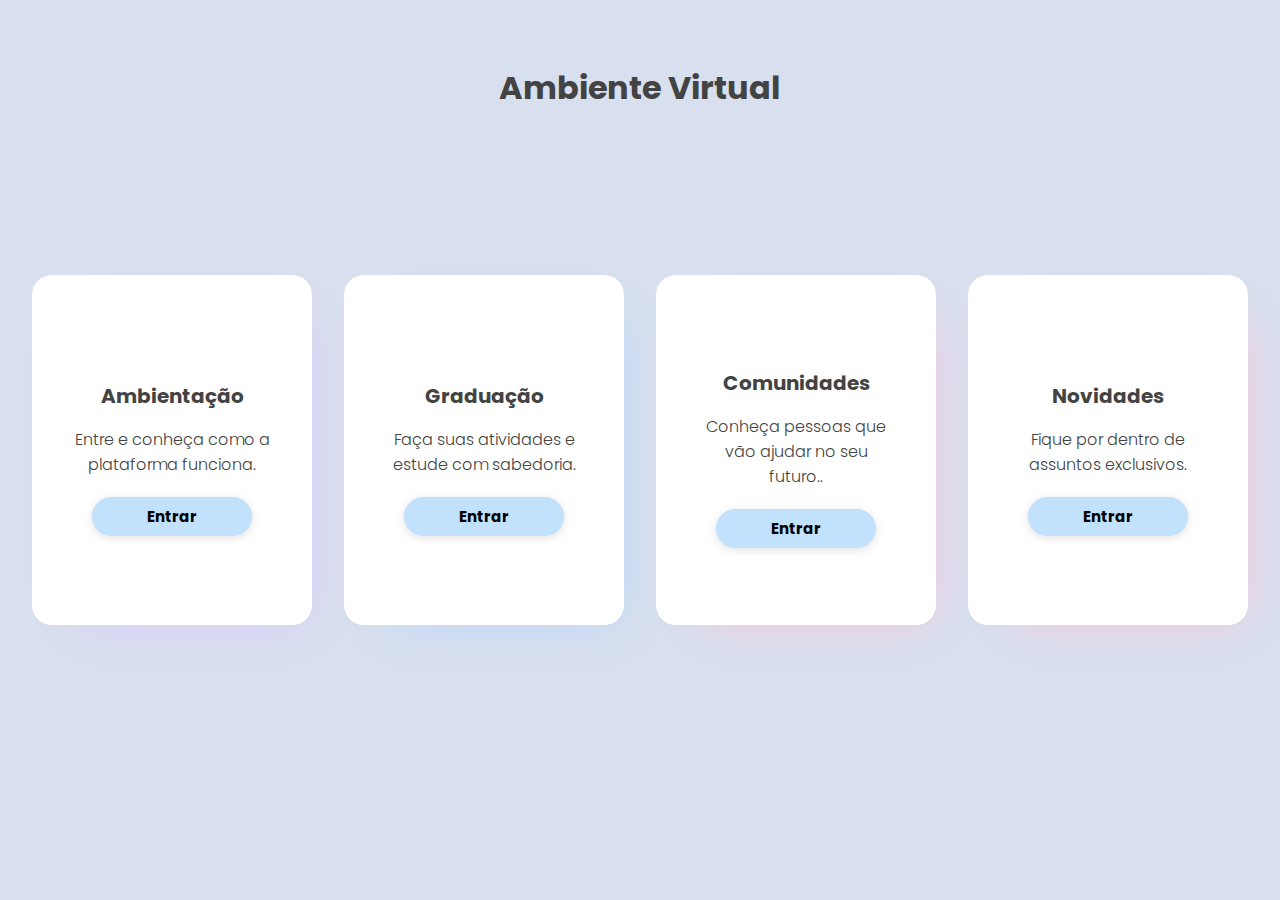
<file: paginas/ambiente.html>
<!DOCTYPE html>
<html lang="pt-br">

<head>
    <meta charset="UTF-8">
    <meta http-equiv="X-UA-Compatible" content="IE=edge">
    <meta name="viewport" content="width=device-width, initial-scale=1.0">
    <title>Ambiente</title>
    <link rel="preconnect" href="https://fonts.gstatic.com">
    <link href="https://fonts.googleapis.com/css2?family=Poppins:wght@300;400;500;600&display=swap" rel="stylesheet">
    <link rel="stylesheet" href="../css-paginas/ambiente.css">
</head>

<body>
    <h1 class="titulo">Ambiente Virtual</h1>
    <main class="cards">
        <section class="card contact">
            <h3>Ambientação</h3>
            <span>Entre e conheça como a plataforma funciona.</span>
            <a class="button" href="">Entrar</a>
        </section>
        <section class="card shop">
            <h3>Graduação</h3>
            <span>Faça suas atividades e estude com sabedoria.</span>
            <a class="button" href="./graduacao.html">Entrar</a>
        </section>
        <section class="card about">
            <h3>Comunidades</h3>
            <span>Conheça pessoas que vão ajudar no seu futuro..</span>
            <a class="button" href="">Entrar</a>
        </section>
        <section class="card about">
            <h3>Novidades</h3>
            <span>Fique por dentro de assuntos exclusivos.</span>
            <a class="button" href="">Entrar</a>
        </section>
    </main>
</body>

</html>
</file>
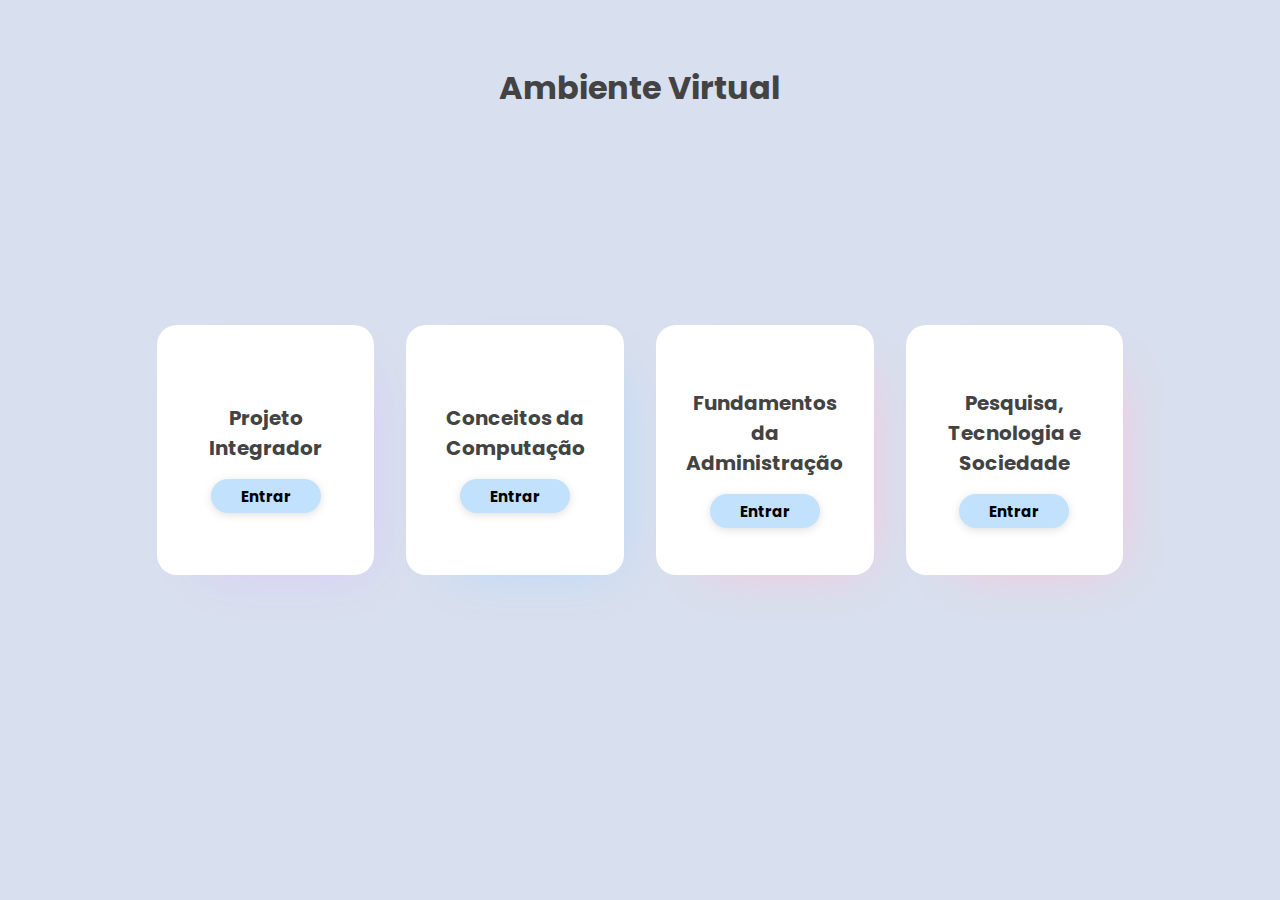
<file: paginas/graduacao.html>
<!DOCTYPE html>
<html lang="pt-br">

<head>
    <meta charset="UTF-8">
    <meta http-equiv="X-UA-Compatible" content="IE=edge">
    <meta name="viewport" content="width=device-width, initial-scale=1.0">
    <title>Graduação</title>
    <link rel="preconnect" href="https://fonts.gstatic.com">
    <link href="https://fonts.googleapis.com/css2?family=Poppins:wght@300;400;500;600&display=swap" rel="stylesheet">
    <link rel="stylesheet" href="../css-paginas/graduacao.css">
</head>

<body>
    <h1 class="titulo">Ambiente Virtual</h1>
    <main class="cards">
        <section class="card contact">
            <h3>Projeto Integrador</h3>    
            <a class="button" href="./plataforma.html">Entrar</a>
        </section>
        <section class="card shop">
            <h3>Conceitos da Computação</h3>
            <a class="button" href="./plataforma.html">Entrar</a>
        </section>
        <section class="card about">
            <h3>Fundamentos da Administração</h3>
            <a class="button" href="./plataforma.html">Entrar</a>
        </section>
        <section class="card about">
            <h3>Pesquisa, Tecnologia e Sociedade</h3>
            <a class="button" href="./plataforma.html">Entrar</a>
        </section>
    </main>
</body>

</html>
</file>
<file: css-paginas/ambiente.css>
* {
    margin: 0;
    padding: 0;
    box-sizing: border-box;
    font-family: "Poppins", sans-serif;
}

.titulo{
    text-align: center;
    position: absolute;
    top: 0;
    margin-top: 5%;
}


body {
    background: #d8dfee;
    height: 100vh;
    width: 100%;
    display: flex;
    justify-content: center;
    align-items: center;
    color: #434343;
    font-size: 16px;
}

main.cards {
    display: flex;
    padding: 32px;
}

main.cards section.card {
    display: flex;
    flex-direction: column;
    align-items: center;
    text-align: center;
    background: white;
    padding: 5rem 2em;
    border-radius: 20px;
    max-height: 468px;
    margin-left: 32px;
    height: 350px;
    font-size: 20px;
    justify-content: center;
}

main.cards section.card:first-child {
    margin-left: 0;
}

main.cards section.card .icon {
    width: 64px;
    height: 64px;
}

main.cards section.card img {
    width: 100%;
}

main.cards section.card h3 {
    font-size: 100%;
    margin: 16px 0;
}

main.cards section.card span {
    font-weight: 300;
    max-width: 240px;
    font-size: 80%;
    margin-bottom: 16px;
}

main.cards section.card .button {
    padding: 4%;
    font-size: 15px;
    margin-left: auto;
    margin-right: auto;
    border-radius: 20px;
    border: 0px solid;
    background-color: rgb(194, 225, 252);
    margin-top: 2%;
    width: 80%;
    text-align: center;
    text-decoration: none;
    color: black;
    font-weight: 700;
    box-shadow: rgba(99, 99, 99, 0.2) 0px 2px 8px 0px;
    transition: 1s;
}

main.cards section.card .button:hover {
    background-color: rgb(178, 203, 224);
    cursor: pointer;
}

main.cards section.card.contact {
    box-shadow: 20px 20px 50px -30px #DBC4FF;
}

main.cards section.card.shop {
    box-shadow: 20px 20px 50px -30px #AFD6FF;
}

main.cards section.card.about {
    box-shadow: 20px 20px 50px -30px #FFC1D5;
}

@media screen and (max-width: 720px) {
    .cards{
        top: 120%;
        position: relative;
    }
    main.cards {
        flex-direction: column;
    }

    main.cards section.card {
        margin-left: 0;
        margin-bottom: 32px;
    }

    main.cards section.card:last-child {
        margin-bottom: 0;
    }

    main.cards section.card .button {
        font-size: 70%;
    }

}
</file>
<file: css-paginas/graduacao.css>
* {
    margin: 0;
    padding: 0;
    box-sizing: border-box;
    font-family: "Poppins", sans-serif;
}

.titulo {
    text-align: center;
    position: absolute;
    top: 0;
    margin-top: 5%;
}


body {
    background: #d8dfee;
    height: 100vh;
    width: 100%;
    display: flex;
    justify-content: center;
    align-items: center;
    color: #434343;
    font-size: 16px;
}

main.cards {
    display: flex;
    padding: 32px;
}

main.cards section.card {
    display: flex;
    flex-direction: column;
    align-items: center;
    text-align: center;
    background: white;
    padding: 5rem 2em;
    border-radius: 20px;
    max-height: 468px;
    margin-left: 32px;
    height: 250px;
    width: 17vw;
    font-size: 20px;
    justify-content: center;
}

main.cards section.card:first-child {
    margin-left: 0;
}

main.cards section.card .icon {
    width: 64px;
    height: 64px;
}

main.cards section.card img {
    width: 100%;
}

main.cards section.card h3 {
    font-size: 100%;
    margin: 16px 0;
}

main.cards section.card span {
    font-weight: 300;
    max-width: 240px;
    font-size: 80%;
    margin-bottom: 16px;
}

main.cards section.card .button {
    padding: 4%;
    font-size: 15px;
    margin-left: auto;
    margin-right: auto;
    border-radius: 20px;
    border: 0px solid;
    background-color: rgb(194, 225, 252);
    position: relative;
    width: 80%;
    text-align: center;
    text-decoration: none;
    color: black;
    font-weight: 700;
    box-shadow: rgba(99, 99, 99, 0.2) 0px 2px 8px 0px;
    transition: 1s;
}

main.cards section.card .button:hover {
    background-color: rgb(178, 203, 224);
    cursor: pointer;
}

main.cards section.card.contact {
    box-shadow: 20px 20px 50px -30px #DBC4FF;
}

main.cards section.card.shop {
    box-shadow: 20px 20px 50px -30px #AFD6FF;
}

main.cards section.card.about {
    box-shadow: 20px 20px 50px -30px #FFC1D5;
}

@media screen and (max-width: 720px) {
    main.cards section.card {
        display: flex;
        flex-direction: column;
        align-items: center;
        text-align: center;
        background: white;
        padding: 5rem 2em;
        border-radius: 20px;
        max-height: 468px;
        margin-left: 32px;
        height: 250px;
        width: 80vw;
        font-size: 20px;
        justify-content: center;
    }

    .cards {
        top: 120%;
        position: relative;
    }

    main.cards {
        flex-direction: column;
    }

    main.cards section.card {
        margin-left: 0;
        margin-bottom: 32px;
    }

    main.cards section.card:last-child {
        margin-bottom: 0;
    }

    main.cards section.card .button {
        font-size: 70%;
    }

}
</file>
